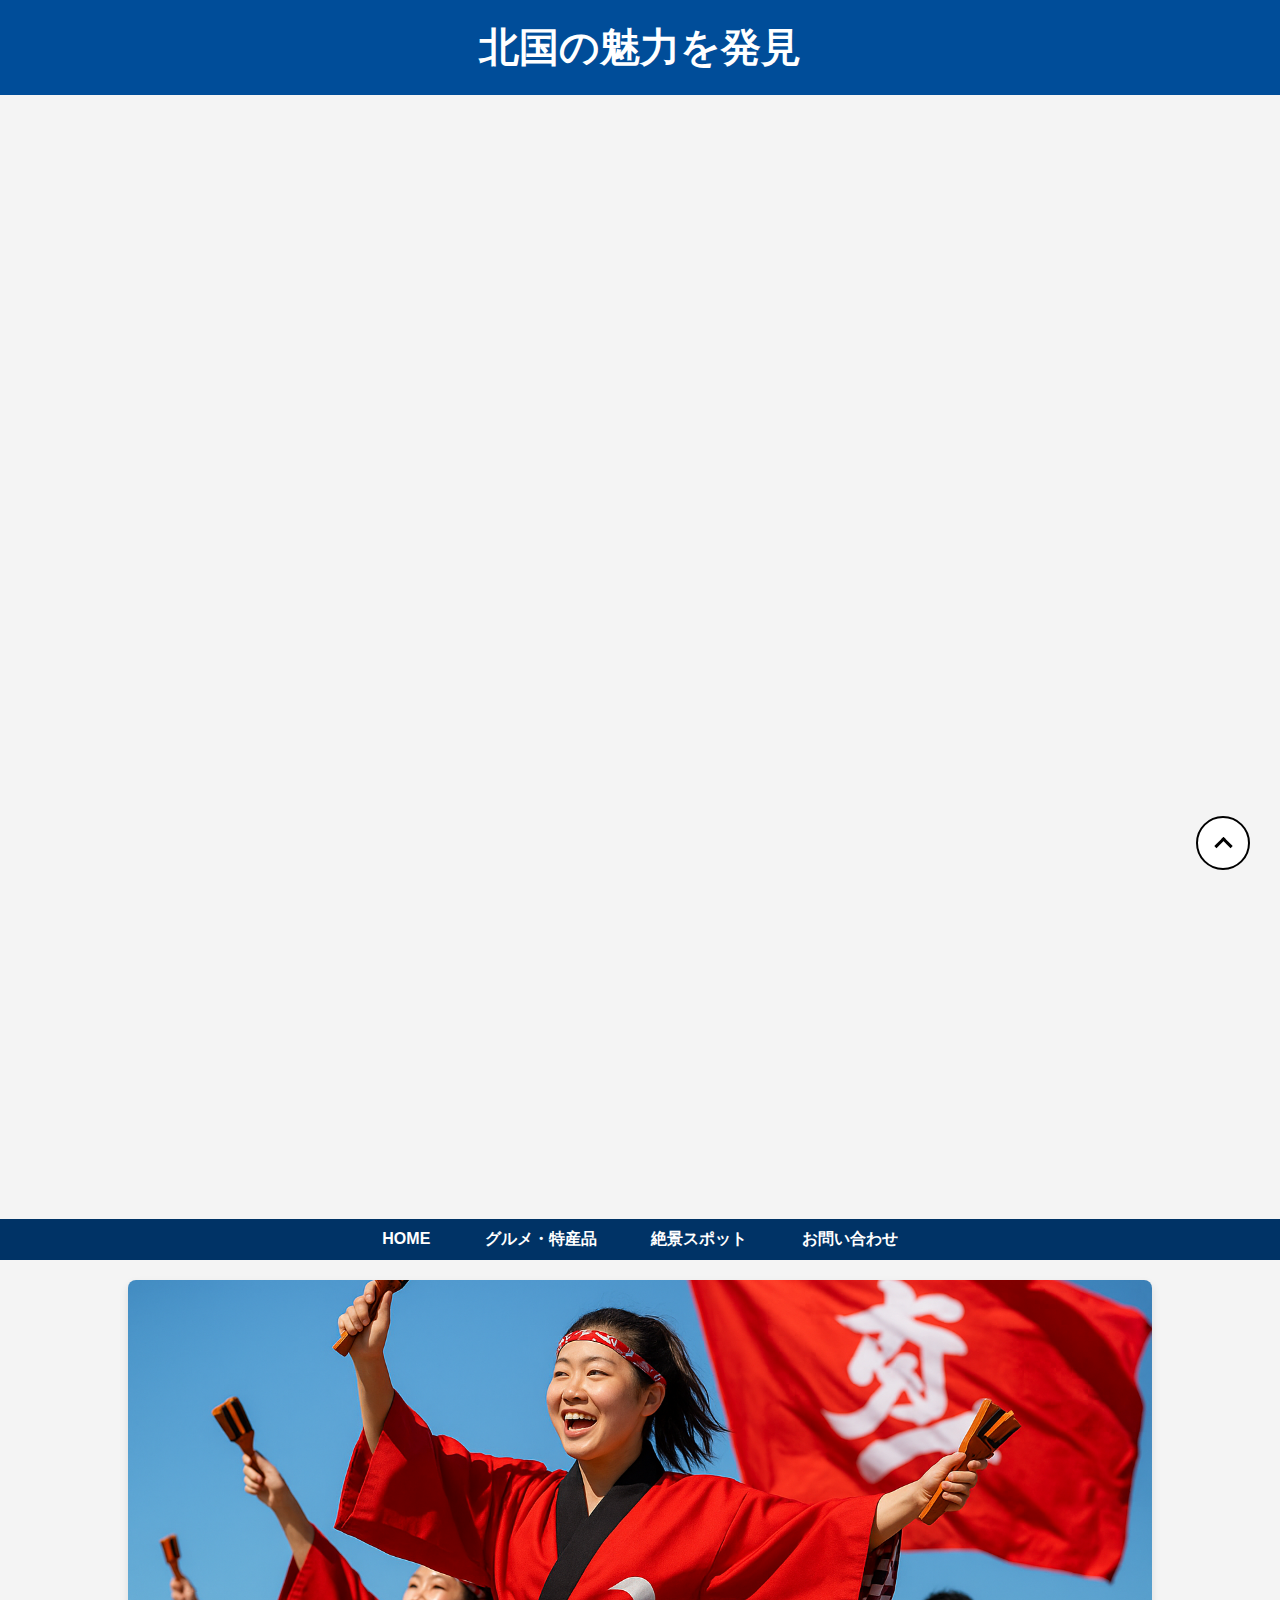
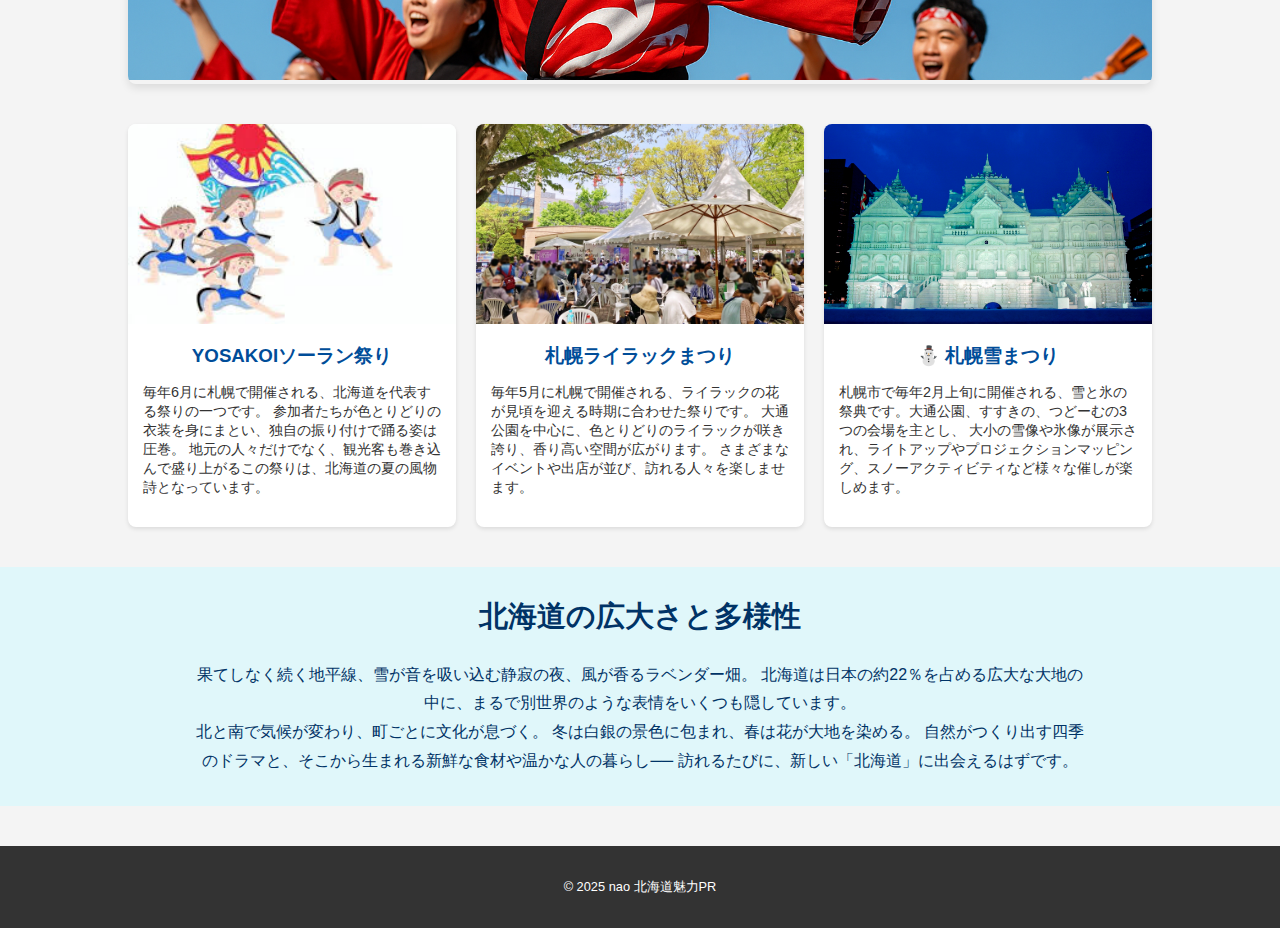
<file: index.html>
<!DOCTYPE html>
<html lang="ja">
<head>
    <meta charset="UTF-8">
    <meta name="viewport" content="width=device-width, initial-scale=1.0">

    <link rel="stylesheet" href="css/style.css"><!--css入れ込み-->
    
    <title>北海道魅力発見!!</title>
</head>

<body>

    <header>
        <h1 id="main-title">北国の魅力を発見</h1>
    </header>

    <div class="snow"></div>

    
    <nav>
        <a href="index.html">HOME</a>
        <a href="gurume.html">グルメ・特産品</a>
        <a href="zekkei.html">絶景スポット</a>
        <a href="toiawase.html">お問い合わせ</a>
    </nav>

    <section id="slideshow-container"> <!-- スライドショー管理 -->
        <div class="slide"><img src="static/img/yosakoi1.png" alt="よさこいソーランの画像１"></div>
        <div class="slide"><img src="static/img/rairakku1.jpg" alt="ライラック祭りの画像１"></div>
        <div class="slide"><img src="static/img/yukimaturi.jpg" alt="雪まつりの様子"></div>
    </section>

    <div id="content-area">
        
        <article class="info-block">
            <img src="static/img/yosakoi2.jpg" alt="よさこいソーラン祭りの画像２">
            <h3>YOSAKOIソーラン祭り</h3>
            <p>毎年6月に札幌で開催される、北海道を代表する祭りの一つです。
                参加者たちが色とりどりの衣装を身にまとい、独自の振り付けで踊る姿は圧巻。
                地元の人々だけでなく、観光客も巻き込んで盛り上がるこの祭りは、北海道の夏の風物詩となっています。</p>
        </article>
        
        <article class="info-block">
            <img src="static/img/rairakku2.jpg" alt="ライラック祭りの画像２">
            <h3>札幌ライラックまつり</h3>
            <p>毎年5月に札幌で開催される、ライラックの花が見頃を迎える時期に合わせた祭りです。
                大通公園を中心に、色とりどりのライラックが咲き誇り、香り高い空間が広がります。
                さまざまなイベントや出店が並び、訪れる人々を楽しませます。</p>
        </article>
        
        <article class="info-block">
            <img src="static/img/setuzou.jpg" alt="札幌雪まつりの大雪像">
            <h3>⛄ 札幌雪まつり</h3>
            <p>札幌市で毎年2月上旬に開催される、雪と氷の祭典です。大通公園、すすきの、つどーむの3つの会場を主とし、
                大小の雪像や氷像が展示され、ライトアップやプロジェクションマッピング、スノーアクティビティなど様々な催しが楽しめます。 </p>
        </article>
        
    </div>

    <section id="explanation-div">
        <h2>北海道の広大さと多様性</h2>
        <p>果てしなく続く地平線、雪が音を吸い込む静寂の夜、風が香るラベンダー畑。
            北海道は日本の約22％を占める広大な大地の中に、まるで別世界のような表情をいくつも隠しています。<br>
            北と南で気候が変わり、町ごとに文化が息づく。
            冬は白銀の景色に包まれ、春は花が大地を染める。
            自然がつくり出す四季のドラマと、そこから生まれる新鮮な食材や温かな人の暮らし──
            訪れるたびに、新しい「北海道」に出会えるはずです。</p>
    </section>

    <a class="pagetop" href="#"><div class="pagetop__arrow"></div></a>

    <footer>
        <p>&copy; 2025 nao 北海道魅力PR</p>
    </footer>

    <script src="js/main.js"></script><!--js入れ込み-->

</body>
</html>
</file>
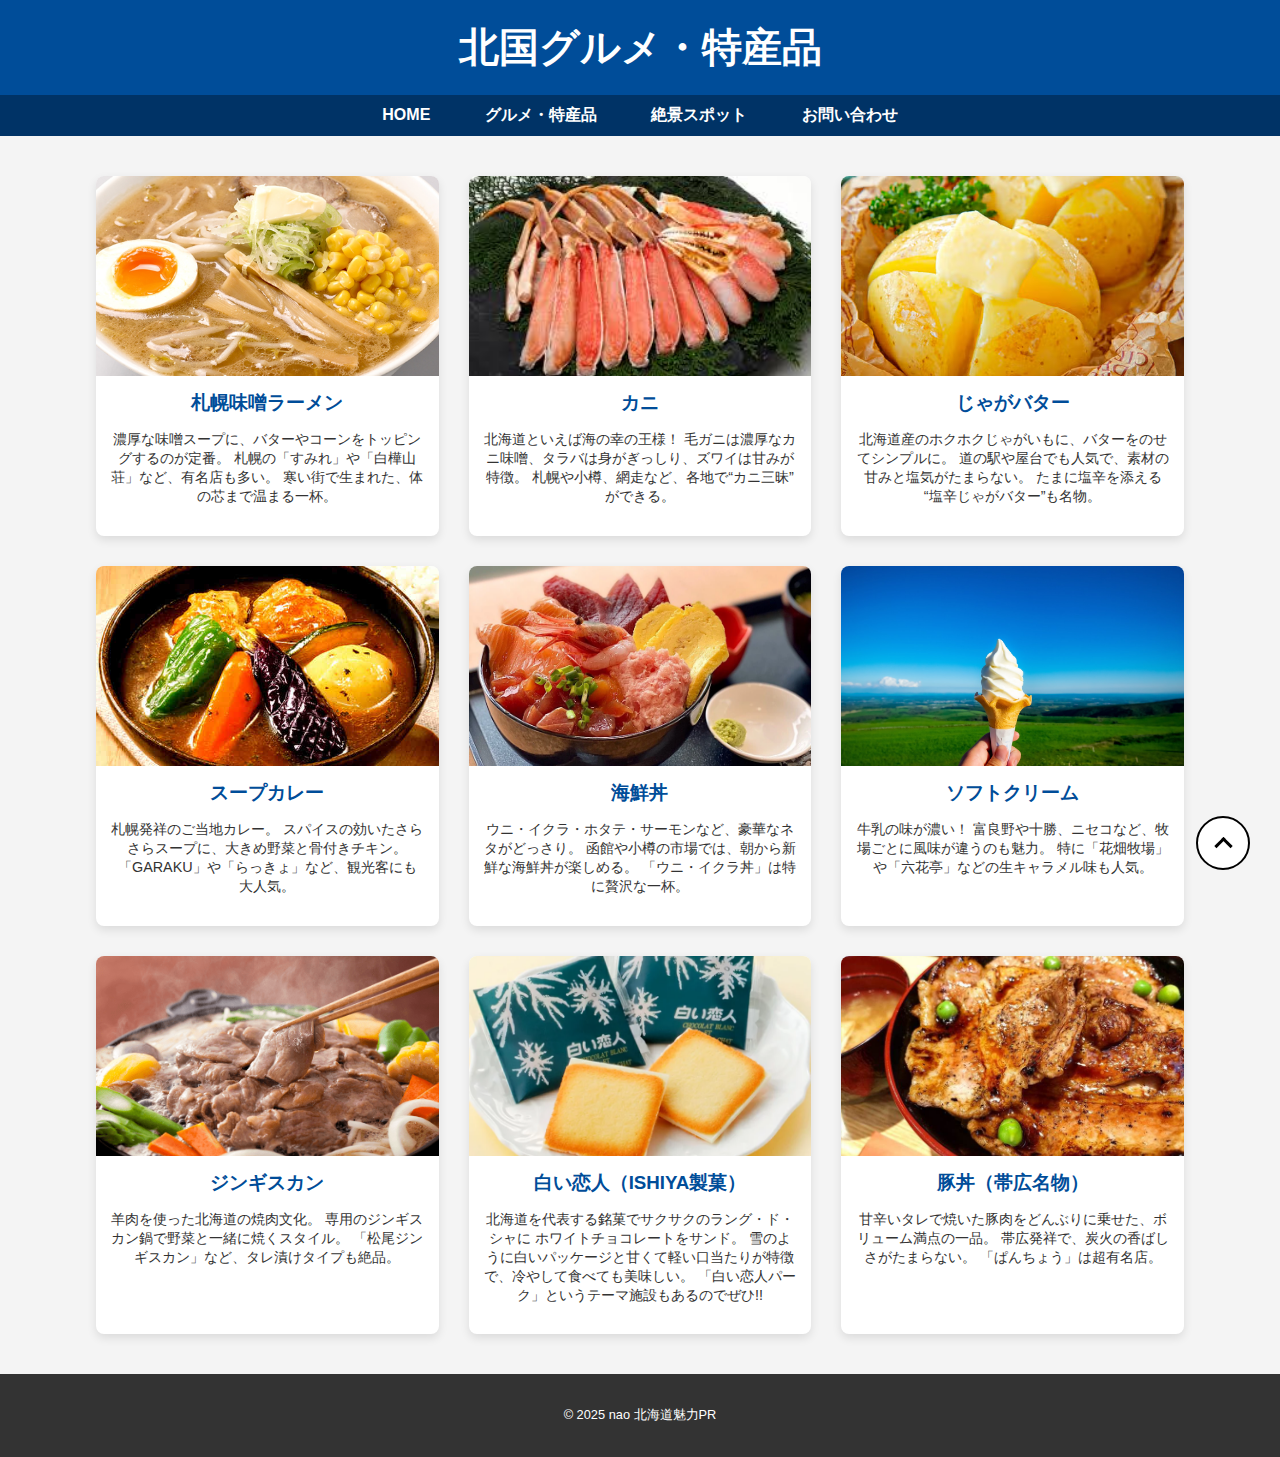
<file: gurume.html>
<!DOCTYPE html>
<html lang="ja">
<head>
    <meta charset="UTF-8">
    <meta name="viewport" content="width=device-width, initial-scale=1.0">

    <link rel="stylesheet" href="css/gurume.css"><!--css入れ込み-->
    
    <title>北海道魅力発見</title>
</head>

<body>

    <header>
        <h1 id="main-title">北国グルメ・特産品</h1>
    </header>

    <nav>
        <a href="index.html">HOME</a>
        <a href="gurume.html">グルメ・特産品</a>
        <a href="zekkei.html">絶景スポット</a>
        <a href="toiawase.html">お問い合わせ</a>
    </nav>

<section id="gourmet-grid">
    <div class="gourmet-card">
        <img src="static/img/misora-.jpg" alt="札幌味噌ラーメン">
        <h3>札幌味噌ラーメン</h3>
        <p>濃厚な味噌スープに、バターやコーンをトッピングするのが定番。
            札幌の「すみれ」や「白樺山荘」など、有名店も多い。
            寒い街で生まれた、体の芯まで温まる一杯。</p>
    </div>
    
    <div class="gourmet-card">
        <img src="static/img/kani.jpg" alt="カニ">
        <h3>カニ</h3>
        <p>北海道といえば海の幸の王様！
            毛ガニは濃厚なカニ味噌、タラバは身がぎっしり、ズワイは甘みが特徴。
            札幌や小樽、網走など、各地で“カニ三昧”ができる。</p>
    </div>
    
    <div class="gourmet-card">
        <img src="static/img/jagabata.jpg" alt="じゃがバター">
        <h3>じゃがバター</h3>
        <p>北海道産のホクホクじゃがいもに、バターをのせてシンプルに。
            道の駅や屋台でも人気で、素材の甘みと塩気がたまらない。
            たまに塩辛を添える“塩辛じゃがバター”も名物。</p>
    </div>
    
    <div class="gourmet-card">
        <img src="static/img/soup-curry.jpg" alt="スープカレー">
        <h3>スープカレー</h3>
        <p>札幌発祥のご当地カレー。
            スパイスの効いたさらさらスープに、大きめ野菜と骨付きチキン。
            「GARAKU」や「らっきょ」など、観光客にも大人気。</p>
    </div>    

    <div class="gourmet-card">
        <img src="static/img/kaisendon.jpg" alt="海鮮丼">
        <h3>海鮮丼</h3>
        <p>ウニ・イクラ・ホタテ・サーモンなど、豪華なネタがどっさり。
            函館や小樽の市場では、朝から新鮮な海鮮丼が楽しめる。
            「ウニ・イクラ丼」は特に贅沢な一杯。</p>
    </div>    

    <div class="gourmet-card">
        <img src="static/img/ice.jpg" alt="ソフトクリーム">
        <h3>ソフトクリーム</h3>
        <p>牛乳の味が濃い！
            富良野や十勝、ニセコなど、牧場ごとに風味が違うのも魅力。
            特に「花畑牧場」や「六花亭」などの生キャラメル味も人気。</p>
    </div>
    
    <div class="gourmet-card">
        <img src="static/img/jingis.png" alt="ジンギスカン">
        <h3>ジンギスカン</h3>
        <p>羊肉を使った北海道の焼肉文化。
            専用のジンギスカン鍋で野菜と一緒に焼くスタイル。
            「松尾ジンギスカン」など、タレ漬けタイプも絶品。</p>
    </div>

    <div class="gourmet-card">
        <img src="static/img/sirokoi.jpg" alt="白い恋人（ISHIYA製菓）">
        <h3>白い恋人（ISHIYA製菓）</h3>
        <p>北海道を代表する銘菓でサクサクのラング・ド・シャに
            ホワイトチョコレートをサンド。
            雪のように白いパッケージと甘くて軽い口当たりが特徴で、冷やして食べても美味しい。
            「白い恋人パーク」というテーマ施設もあるのでぜひ!!</p>
    </div>

    <div class="gourmet-card">
        <img src="static/img/butadon.jpg" alt="豚丼（帯広名物）">
        <h3>豚丼（帯広名物）</h3>
        <p>甘辛いタレで焼いた豚肉をどんぶりに乗せた、ボリューム満点の一品。
            帯広発祥で、炭火の香ばしさがたまらない。
            「ぱんちょう」は超有名店。</p>
    </div>
    
</section>

    <a class="pagetop" href="#"><div class="pagetop__arrow"></div></a>

    <footer>
        <p>&copy; 2025 nao 北海道魅力PR</p>
    </footer>

    <script src="js/gurume.js"></script><!--js入れ込み-->


</body>
</html>
</file>
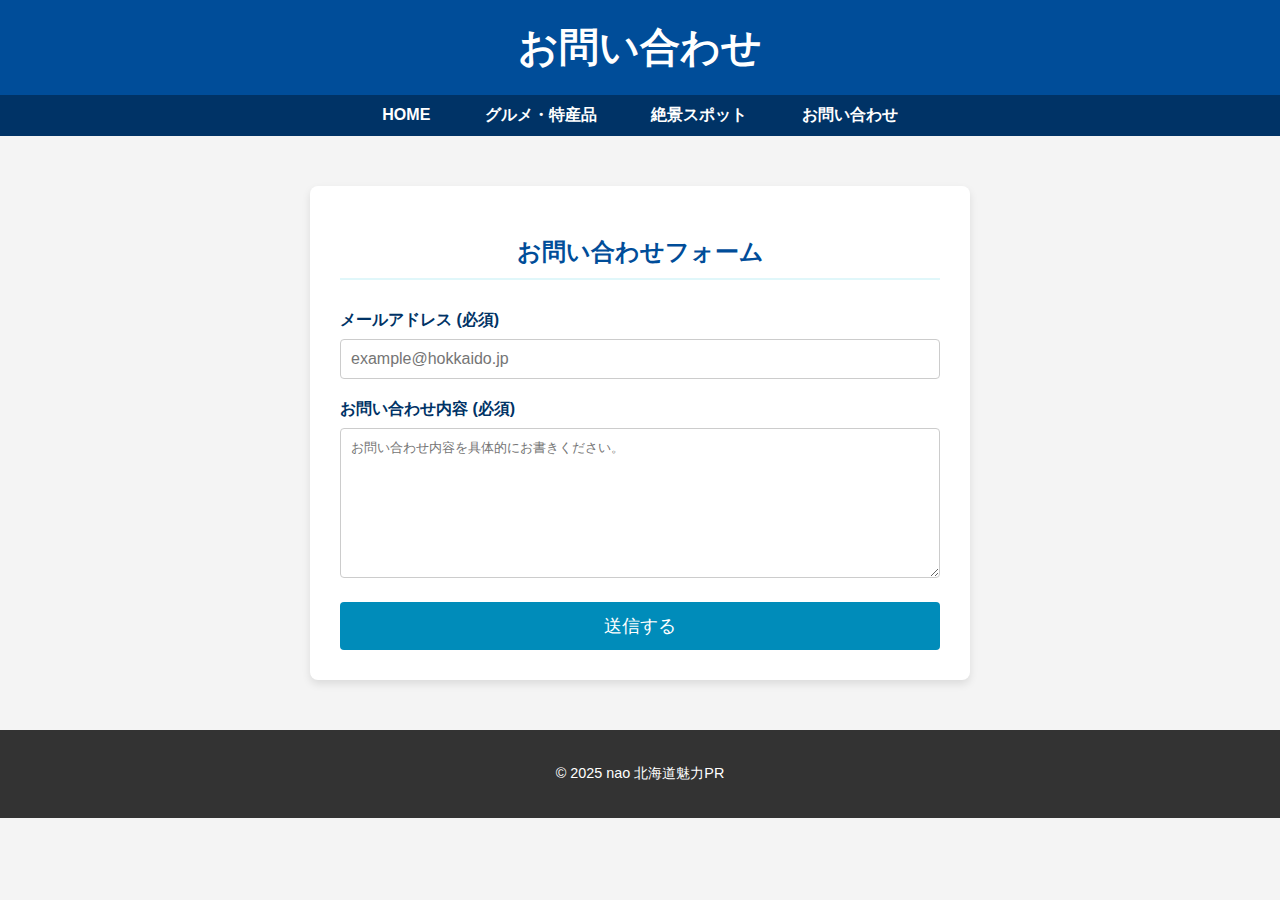
<file: toiawase.html>
<!DOCTYPE html>
<html lang="ja">
<head>
    <meta charset="UTF-8">
    <meta name="viewport" content="width=device-width, initial-scale=1.0">
    <title>お問い合わせ</title>
    
    <!-- 既存の共通CSSを読み込みます -->
    <link rel="stylesheet" href="css/style.css">
    <link rel="stylesheet" href="css/toiawase.css">

</head>

<body>

    <header>
        <h1>お問い合わせ</h1>
    </header>

    <nav>
        <a href="index.html">HOME</a>
        <a href="gurume.html">グルメ・特産品</a>
        <a href="zekkei.html">絶景スポット</a>
        <a href="toiawase.html">お問い合わせ</a>
    </nav>

    <main>
        <div id="contact-container">
            <h2>お問い合わせフォーム</h2>
            <form id="contact-form">
                
                <div class="form-group">
                    <label for="email">メールアドレス (必須)</label>
                    <input type="email" id="email" name="email" required placeholder="example@hokkaido.jp">
                </div>
                
                <div class="form-group">
                    <label for="message">お問い合わせ内容 (必須)</label>
                    <textarea id="message" name="message" required placeholder="お問い合わせ内容を具体的にお書きください。"></textarea>
                </div>
                
                <button type="submit" id="submit-button">送信する</button>

            </form>
            
            <!-- 送信完了メッセージ -->
            <div id="message-area">
                お問い合わせありがとうございます。送信が完了しました。
            </div>
            
        </div>
    </main>

    <footer>
        <p>&copy; 2025 nao 北海道魅力PR</p>
    </footer>

    <!-- main.jsを読み込む -->
    <script src="js/main.js"></script>

    <script>
        document.getElementById('contact-form').addEventListener('submit', function(event) {
            // フォームの本来の送信動作（ページ遷移）をキャンセル
            event.preventDefault();
            
            // シンプルな送信シミュレーション
            // 実際にはここでサーバーにデータを送る処理（fetch APIなど）を書きます

            // フォームを非表示にし、完了メッセージを表示
            document.getElementById('contact-form').style.display = 'none';
            document.getElementById('message-area').style.display = 'block';

            // （オプション）3秒後にフォームをリセットして再表示する場合は、以下のコメントを解除
            /*
            setTimeout(() => {
                document.getElementById('contact-form').style.display = 'block';
                document.getElementById('message-area').style.display = 'none';
                document.getElementById('contact-form').reset(); // フォーム内容をクリア
            }, 3000);
            */
        });
    </script>
</body>
</html>
</file>
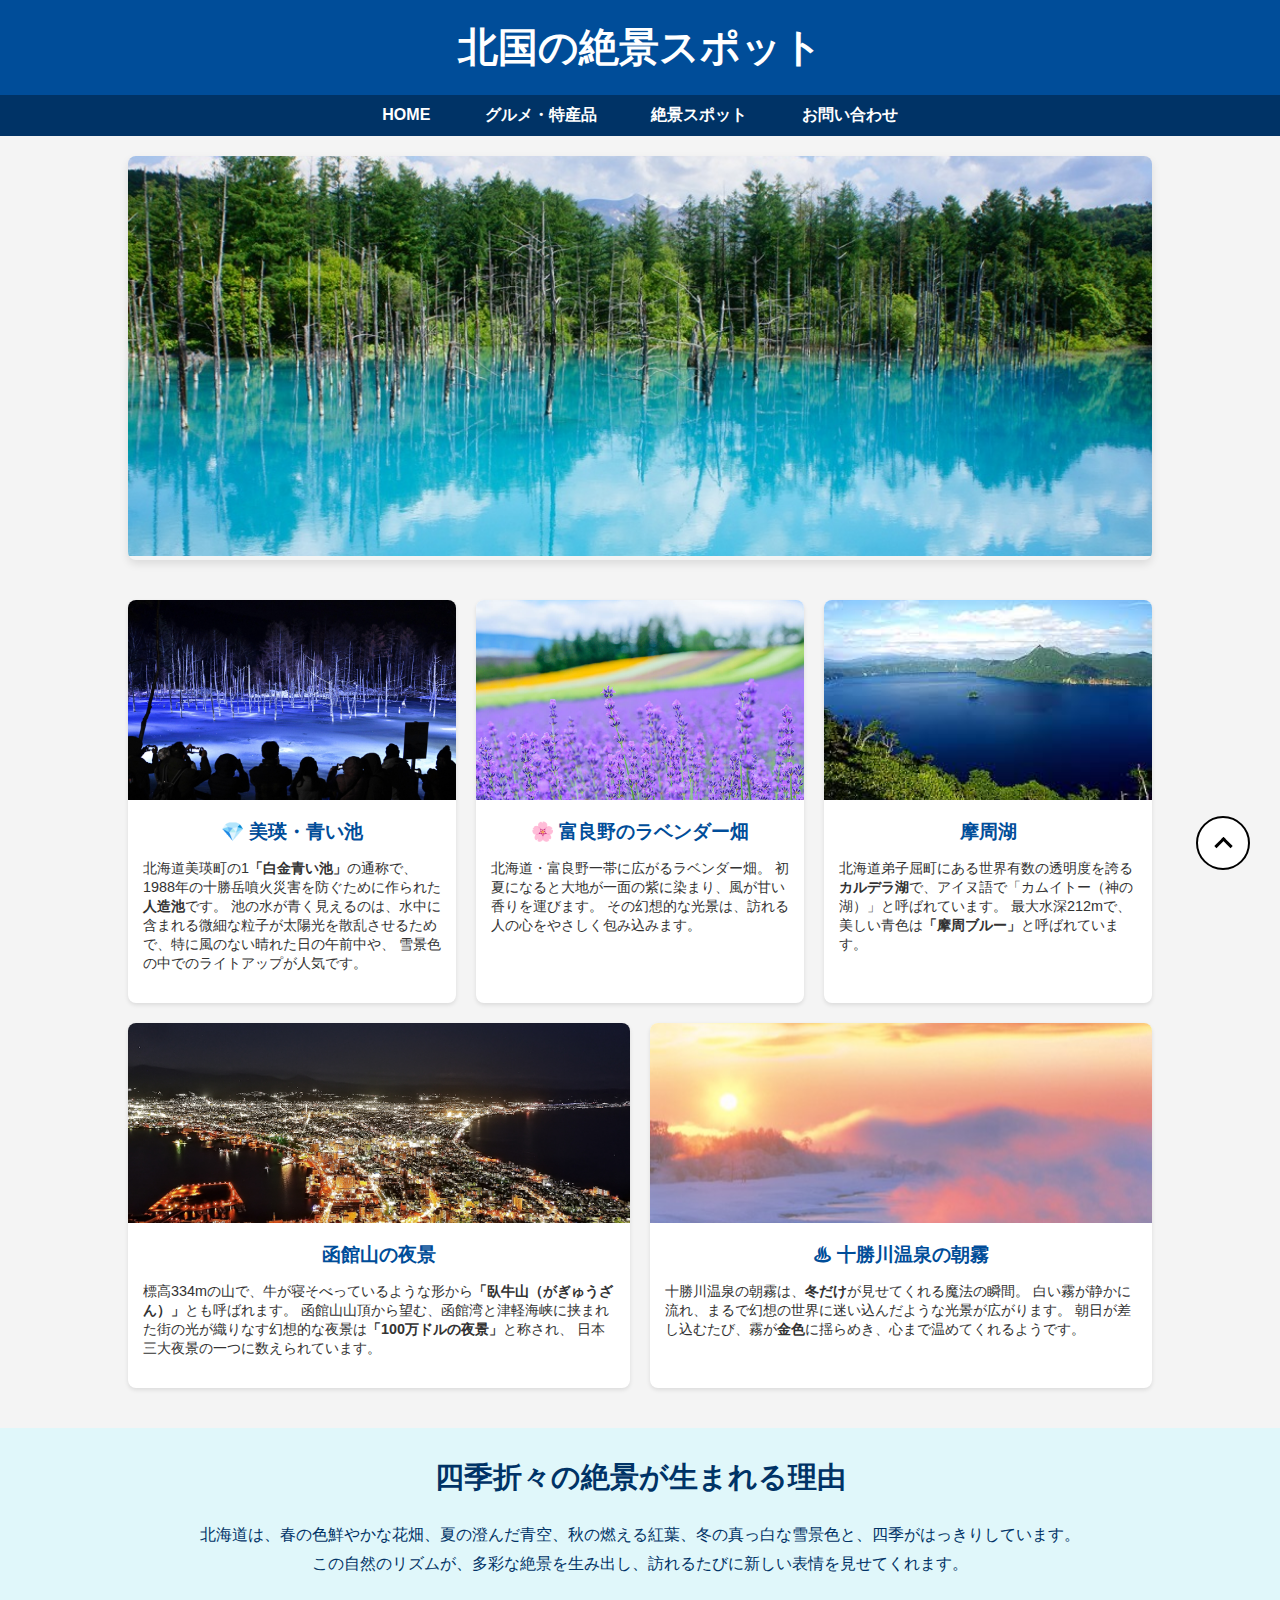
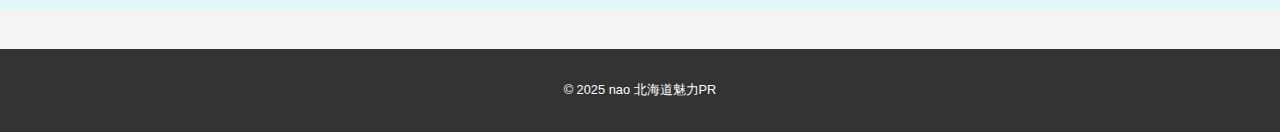
<file: zekkei.html>
<!DOCTYPE html>
<html lang="ja">
<head>
    <meta charset="UTF-8">
    <meta name="viewport" content="width=device-width, initial-scale=1.0">
    <link rel="stylesheet" href="css/style.css">
    <title>北海道の絶景</title>
</head>

<body>

    <header>
        <h1 id="main-title">北国の絶景スポット</h1>
    </header>

    <nav>
        <a href="index.html">HOME</a>
        <a href="gurume.html">グルメ・特産品</a>
        <a href="zekkei.html">絶景スポット</a>
        <a href="toiawase.html">お問い合わせ</a>
    </nav>

    <section id="slideshow-container">
        <div class="slide"><img src="static/img/bluewater1.jpg" alt="美瑛・青い池"></div>
        <div class="slide"><img src="static/img/labender1.jpg" alt="富良野のラベンダー畑"></div>
        <div class="slide"><img src="static/img/hakodateyama2.jpg" alt="函館山の景色"></div>
    </section>

    <div id="content-area">
        
        <article class="info-block">
            <img src="static/img/bluewater2.jpg" alt="青い池">
            <h3>💎 美瑛・青い池</h3>
            <p>北海道美瑛町の1<strong>「白金青い池」</strong>の通称で、1988年の十勝岳噴火災害を防ぐために作られた<strong>人造池</strong>です。
                池の水が青く見えるのは、水中に含まれる微細な粒子が太陽光を散乱させるためで、特に風のない晴れた日の午前中や、
                雪景色の中でのライトアップが人気です。 </p>
        </article>

        <article class="info-block">
            <img src="static/img/labender2.jpg" alt="富良野のラベンダー畑">
            <h3>🌸 富良野のラベンダー畑</h3>
            <p>北海道・富良野一帯に広がるラベンダー畑。
                初夏になると大地が一面の紫に染まり、風が甘い香りを運びます。
                その幻想的な光景は、訪れる人の心をやさしく包み込みます。</p>
        </article>

        <article class="info-block">
            <img src="static/img/masyu.jpg" alt="摩周湖の風景">
            <h3>摩周湖</h3>
            <p>北海道弟子屈町にある世界有数の透明度を誇る<strong>カルデラ湖</strong>で、アイヌ語で「カムイトー（神の湖）」と呼ばれています。
                最大水深212mで、美しい青色は<strong>「摩周ブルー」</strong>と呼ばれています。</p>
        </article>

        <article class="info-block">
            <img src="static/img/hakodateyama.jpg" alt="函館山の夜景">
            <h3>函館山の夜景</h3>
            <p>標高334mの山で、牛が寝そべっているような形から<strong>「臥牛山（がぎゅうざん）」</strong>とも呼ばれます。
                函館山山頂から望む、函館湾と津軽海峡に挟まれた街の光が織りなす幻想的な夜景は<strong>「100万ドルの夜景」</strong>と称され、
                日本三大夜景の一つに数えられています。</p>
        </article>

        <article class="info-block">
            <img src="static/img/tokatiasagiri.jpg" alt="十勝川温泉の朝霧">
            <h3>♨ 十勝川温泉の朝霧</h3>
            <p>十勝川温泉の朝霧は、<strong>冬だけ</strong>が見せてくれる魔法の瞬間。
                白い霧が静かに流れ、まるで幻想の世界に迷い込んだような光景が広がります。
                朝日が差し込むたび、霧が<strong>金色</strong>に揺らめき、心まで温めてくれるようです。</p>
        </article>

    </div>

    <section id="explanation-div">
        <h2>四季折々の絶景が生まれる理由</h2>
        <p>北海道は、春の色鮮やかな花畑、夏の澄んだ青空、秋の燃える紅葉、冬の真っ白な雪景色と、四季がはっきりしています。
            この自然のリズムが、多彩な絶景を生み出し、訪れるたびに新しい表情を見せてくれます。</p>
    </section>

    <a class="pagetop" href="#"><div class="pagetop__arrow"></div></a>

    <footer>
        <p>&copy; 2025 nao 北海道魅力PR</p>
    </footer>

    <script src="js/main.js"></script>
</body>
</html>
</file>
<file: css/style.css>
/* ==================================
   CSSリセットと共通スタイル
   ================================== */
body {
    font-family: sans-serif;
    margin: 0;
    padding: 0;
    background-color: #f4f4f4;
    color: #333;
}

/* ==================================
   ヘッダーとナビゲーション
   ================================== */
header {
    background-color: #004d99; /* 北海道の空や海をイメージした濃い青 */
    color: white;
    padding: 20px 0;
    text-align: center;
}

header h1 {
    margin: 0;
    font-size: 2.5em;
}

nav {
    background-color: #003366;
    text-align: center;
    padding: 10px 0;
}

nav a {
    color: white;
    text-decoration: none;
    margin: 0 15px;
    font-weight: bold;
    padding: 5px 10px;
    transition: background-color 0.3s;
}

nav a:hover {
    background-color: #005aab;
}

/* ==================================
h1の文字ジャンプアニメーション
================================== */

#main-title span {
  display: inline-block;
  animation: jump 7.6s ease-in-out infinite;
}

@keyframes jump {
  0%, 100% {
    transform: translateY(0);
  }
  50% {
    transform: translateY(-20px);
  }
}

/* 文字ごとに少しずつ遅延をずらす */
#main-title span:nth-child(1) { animation-delay: 0s; }
#main-title span:nth-child(2) { animation-delay: 1.1s; }
#main-title span:nth-child(3) { animation-delay: 2.2s; }
#main-title span:nth-child(4) { animation-delay: 3.3s; }
#main-title span:nth-child(5) { animation-delay: 4.4s; }
#main-title span:nth-child(6) { animation-delay: 5.5s; }
#main-title span:nth-child(7) { animation-delay: 6.6s; }
#main-title span:nth-child(8) { animation-delay: 7.7s; }
#main-title span:nth-child(9) { animation-delay: 8.8s; }
#main-title span:nth-child(10) { animation-delay: 9.9s; }
#main-title span:nth-child(11) { animation-delay: 11s; }


/* ==================================
   画像スライドショー
   ================================== */
#slideshow-container {
    width: 80%;
    margin: 20px auto;
    position: relative;
    overflow: hidden;
    border-radius: 8px;
    box-shadow: 0 4px 8px rgba(0, 0, 0, 0.1);
}

.slide {
    display: none; /* JSで表示を切り替える */
    width: 100%;
}

.slide img {
    width: 100%;
    height: 400px; /* 高さを固定 */
    object-fit: cover; /* 画像をトリミングして領域に合わせる */
}

/* ==================================
   紹介コンテンツブロック
   ================================== */
#content-area {
    display: flex;
    justify-content: space-around;
    flex-wrap: wrap; /* 画面幅が狭い時に折り返す */
    width: 80%;
    margin: 40px auto;
    gap: 20px; /* アイテム間の隙間 */
}

.info-block {
    background-color: white;
    flex: 1 1 30%; /* 1列に3つ、幅30%を目安 */
    min-width: 280px; /* 最小幅 */
    box-shadow: 0 2px 4px rgba(0, 0, 0, 0.1);
    border-radius: 8px;
    overflow: hidden;
    text-align: center;
}

.info-block img {
    width: 100%;
    height: 200px;
    object-fit: cover;
}

.info-block h3 {
    color: #004d99;
    margin: 15px 0 10px;
}

.info-block p {
    padding: 0 15px 15px;
    text-align: left;
    font-size: 0.9em;
}

/* ==================================
   横長の説明DIV
   ================================== */
#explanation-div {
    background-color: #e0f7fa; /* 明るい水色 */
    color: #003366;
    padding: 30px 10%;
    margin: 40px 0;
    text-align: center;
}

#explanation-div h2 {
    margin-top: 0;
    font-size: 1.8em;
}

#explanation-div p {
    line-height: 1.8;
    max-width: 900px;
    margin: 0 auto;
}

/* ==================================
    トップへ戻るボタンのスタイル 
   ================================== */
.pagetop {
    height: 50px;
    width: 50px;
    position: fixed;
    right: 30px;
    bottom: 30px;
    background: #fff;
    border: solid 2px #000;
    border-radius: 50%;
    display: flex;
    justify-content: center;
    align-items: center;
    z-index: 2;
}
.pagetop__arrow {
    height: 10px;
    width: 10px;
    border-top: 3px solid #000;
    border-right: 3px solid #000;
    transform: translateY(20%) rotate(-45deg);
}
html {
    scroll-behavior: smooth;
}


/* ==================================
   フッター
   ================================== */
footer {
    background-color: #333;
    color: white;
    text-align: center;
    padding: 20px 0;
    font-size: 0.8em;
}

/* ==================================
   レスポンシブデザイン (メディアクエリ)
   ================================== */

/* ----------------------------------
   スマートフォン向け (画面幅 480px 以下)
   ---------------------------------- */
@media (max-width: 480px) {
    nav {
        width: 100%;
        padding: 0;
        box-sizing: border-box;
    }

    nav a {
        display: block;
        width: 100%;
        font-size: 14px;
        padding: 8px 10px;
        margin: 0;
        border-bottom: 1px solid #005aab;
        white-space: normal;
        word-break: break-word;
        box-sizing: border-box;
    }

    nav a:last-child {
        border-bottom: none;
    }
}
</file>
<file: css/gurume.css>
/* ==================================
   CSSリセットと共通スタイル
   ================================== */
body {
    font-family: sans-serif;
    margin: 0;
    padding: 0;
    background-color: #f4f4f4;
    color: #333;
}

/* ==================================
   ヘッダーとナビゲーション
   ================================== */
header {
    background-color: #004d99; /* 北海道の空や海をイメージした濃い青 */
    color: white;
    padding: 20px 0;
    text-align: center;
}

header h1 {
    margin: 0;
    font-size: 2.5em;
}

nav {
    background-color: #003366;
    text-align: center;
    padding: 10px 0;
}

nav a {
    color: white;
    text-decoration: none;
    margin: 0 15px;
    font-weight: bold;
    padding: 5px 10px;
    transition: background-color 0.3s;
}

nav a:hover {
    background-color: #005aab;
}

/* ==================================
h1の文字ジャンプアニメーション
================================== */

#main-title span {
  display: inline-block;
  animation: jump 7.6s ease-in-out infinite;
}

@keyframes jump {
  0%, 100% {
    transform: translateY(0);
  }
  50% {
    transform: translateY(-20px);
  }
}

/* 文字ごとに少しずつ遅延をずらす */
#main-title span:nth-child(1) { animation-delay: 0s; }
#main-title span:nth-child(2) { animation-delay: 1.1s; }
#main-title span:nth-child(3) { animation-delay: 2.2s; }
#main-title span:nth-child(4) { animation-delay: 3.3s; }
#main-title span:nth-child(5) { animation-delay: 4.4s; }
#main-title span:nth-child(6) { animation-delay: 5.5s; }
#main-title span:nth-child(7) { animation-delay: 6.6s; }
#main-title span:nth-child(8) { animation-delay: 7.7s; }
#main-title span:nth-child(9) { animation-delay: 8.8s; }
#main-title span:nth-child(10) { animation-delay: 9.9s; }
#main-title span:nth-child(11) { animation-delay: 11s; }


/* ==================================
   紹介コンテンツブロック
   ================================== */
#content-area {
    display: flex;
    justify-content: space-around;
    flex-wrap: wrap; /* 画面幅が狭い時に折り返す */
    width: 80%;
    margin: 40px auto;
    gap: 20px; /* アイテム間の隙間 */
}

.info-block {
    background-color: white;
    flex: 1 1 30%; /* 1列に3つ、幅30%を目安 */
    min-width: 280px; /* 最小幅 */
    box-shadow: 0 2px 4px rgba(0, 0, 0, 0.1);
    border-radius: 8px;
    overflow: hidden;
    text-align: center;
}

.info-block img {
    width: 100%;
    height: 200px;
    object-fit: cover;
}

.info-block h3 {
    color: #004d99;
    margin: 15px 0 10px;
}

.info-block p {
    padding: 0 15px 15px;
    text-align: left;
    font-size: 0.9em;
}

/* ==================================
   横長の説明DIV
   ================================== */
#explanation-div {
    background-color: #e0f7fa; /* 明るい水色 */
    color: #003366;
    padding: 30px 10%;
    margin: 40px 0;
    text-align: center;
}

#explanation-div h2 {
    margin-top: 0;
    font-size: 1.8em;
}

#explanation-div p {
    line-height: 1.8;
    max-width: 900px;
    margin: 0 auto;
}

/* ==================================
    トップへ戻るボタンのスタイル 
   ================================== */
.pagetop {
    height: 50px;
    width: 50px;
    position: fixed;
    right: 30px;
    bottom: 30px;
    background: #fff;
    border: solid 2px #000;
    border-radius: 50%;
    display: flex;
    justify-content: center;
    align-items: center;
    z-index: 2;
}
.pagetop__arrow {
    height: 10px;
    width: 10px;
    border-top: 3px solid #000;
    border-right: 3px solid #000;
    transform: translateY(20%) rotate(-45deg);
}
html {
    scroll-behavior: smooth;
}
/* ==================================
   フッター
   ================================== */
footer {
    background-color: #333;
    color: white;
    text-align: center;
    padding: 20px 0;
    font-size: 0.8em;
}

/* ==================================
   レスポンシブデザイン (メディアクエリ)
   ================================== */

/* ----------------------------------
   スマートフォン向け (画面幅 480px 以下)
   ---------------------------------- */
@media (max-width: 480px) {
    /* ページ全体の幅を最大にする */
    #slideshow-container,
    #content-area {
        width: 95%;
    }
    
    /* 紹介ブロックを1列にする */
    .info-block {
        flex: 1 1 100%; /* 幅を画面いっぱいにして1列に1つ表示 */
        margin-bottom: 25px;
    }
}



/* ==================================
   CSS Grid レイアウト
   ================================== */
#gourmet-grid {
    /* これがコンテナをGridとして機能させる宣言 */
    display: grid; 
    
    /* 縦方向と横方向の隙間（ガター）を設定 */
    gap: 30px; 
    
    /* 3つの列（column）を定義 */
    /* repeat(3, 1fr) は「1frの幅で3回繰り返す」という意味 */
    /* 1fr は残りのスペースを均等に分割するという意味で、各列が同じ幅になります */
    grid-template-columns: repeat(3, 1fr); 
    
    /* ページの幅に合わせる */
    width: 85%;
    max-width: 1200px;
    margin: 40px auto;
}

/* グリッドアイテム（個々のカード）のデザイン */
.gourmet-card {
    background-color: white;
    border-radius: 8px;
    box-shadow: 0 4px 10px rgba(0, 0, 0, 0.1);
    overflow: hidden;
    text-align: center;
}

.gourmet-card img {
    width: 100%;
    height: 200px;
    object-fit: cover;
}

.gourmet-card h3 {
    color: #004d99;
    padding: 10px 15px 0;
    margin: 0;
}

.gourmet-card p {
    padding: 0 15px 15px;
    font-size: 0.9em;
}
</file>
<file: css/toiawase.css>
/* ==================================
    お問い合わせフォーム専用スタイル
    ================================== */
#contact-container {
    max-width: 600px;
    margin: 50px auto;
    padding: 30px;
    background-color: #ffffff;
    border-radius: 8px;
    box-shadow: 0 4px 8px rgba(0, 0, 0, 0.1);
}

#contact-container h2 {
    text-align: center;
    color: #004d99;
    margin-bottom: 30px;
    border-bottom: 2px solid #e0f7fa;
    padding-bottom: 10px;
}

.form-group {
    margin-bottom: 20px;
}

.form-group label {
    display: block;
    margin-bottom: 8px;
    font-weight: bold;
    color: #003366;
}

.form-group input[type="email"],
.form-group textarea {
    width: 100%;
    padding: 10px;
    border: 1px solid #ccc;
    border-radius: 4px;
    box-sizing: border-box; /* paddingを含めた幅にする */
    font-size: 1em;
}

.form-group textarea {
    resize: vertical; /* 縦方向のみリサイズ可能 */
    min-height: 150px;
}

#submit-button {
    display: block;
    width: 100%;
    padding: 12px;
    background-color: #008cba; /* 青系のボタン */
    color: white;
    border: none;
    border-radius: 4px;
    font-size: 1.1em;
    cursor: pointer;
    transition: background-color 0.3s;
}

#submit-button:hover {
    background-color: #005aab;
}

/* 送信完了メッセージのスタイル */
#message-area {
    text-align: center;
    color: #2e8b57; /* 緑色 */
    font-size: 1.2em;
    font-weight: bold;
    padding: 20px;
    margin-top: 20px;
    border: 2px solid #2e8b57;
    border-radius: 5px;
    display: none; /* 初期状態では非表示 */
}

/* ==================================
   フッター
   ================================== */
footer {
    background-color: #333;
    color: white;
    text-align: center;
    padding: 20px 0;
    font-size: 0.9em;
    
    /* 修正: 画面下部に固定 (設定を削除しました) */
}
</file>
